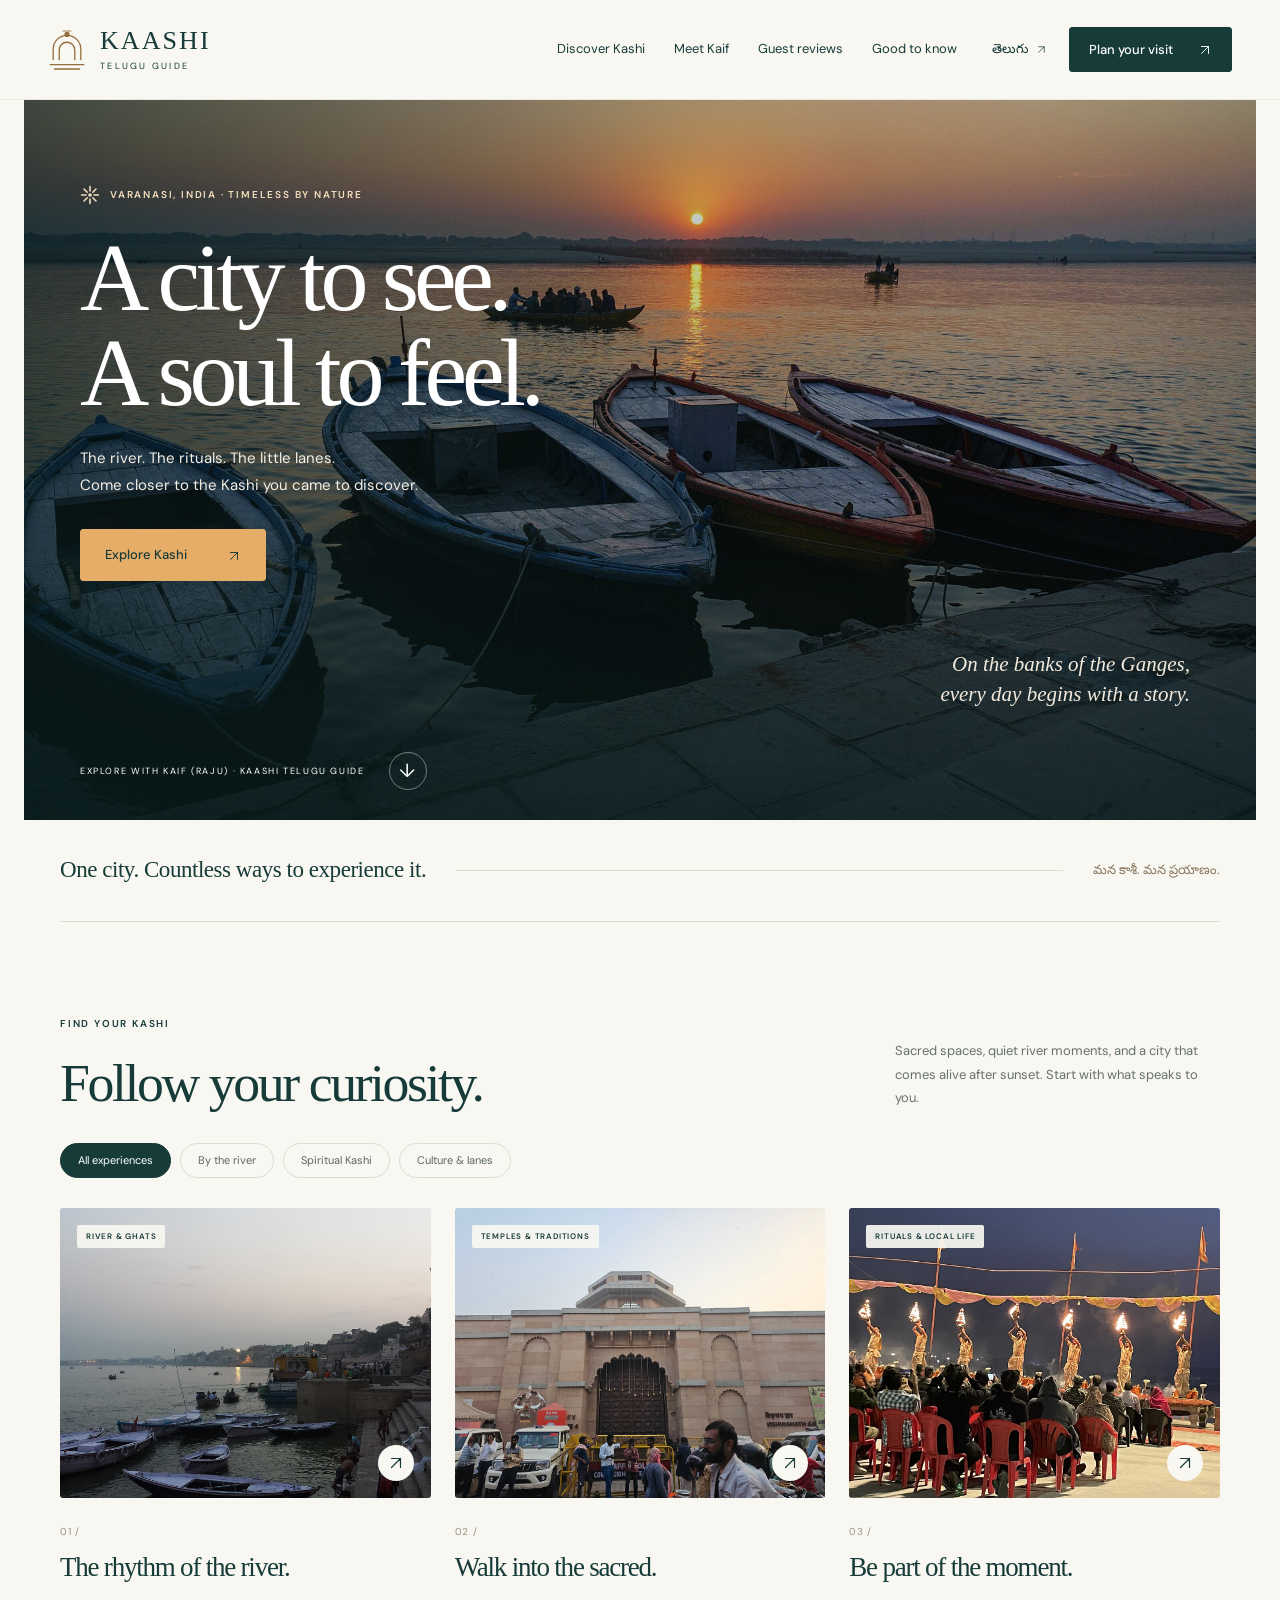
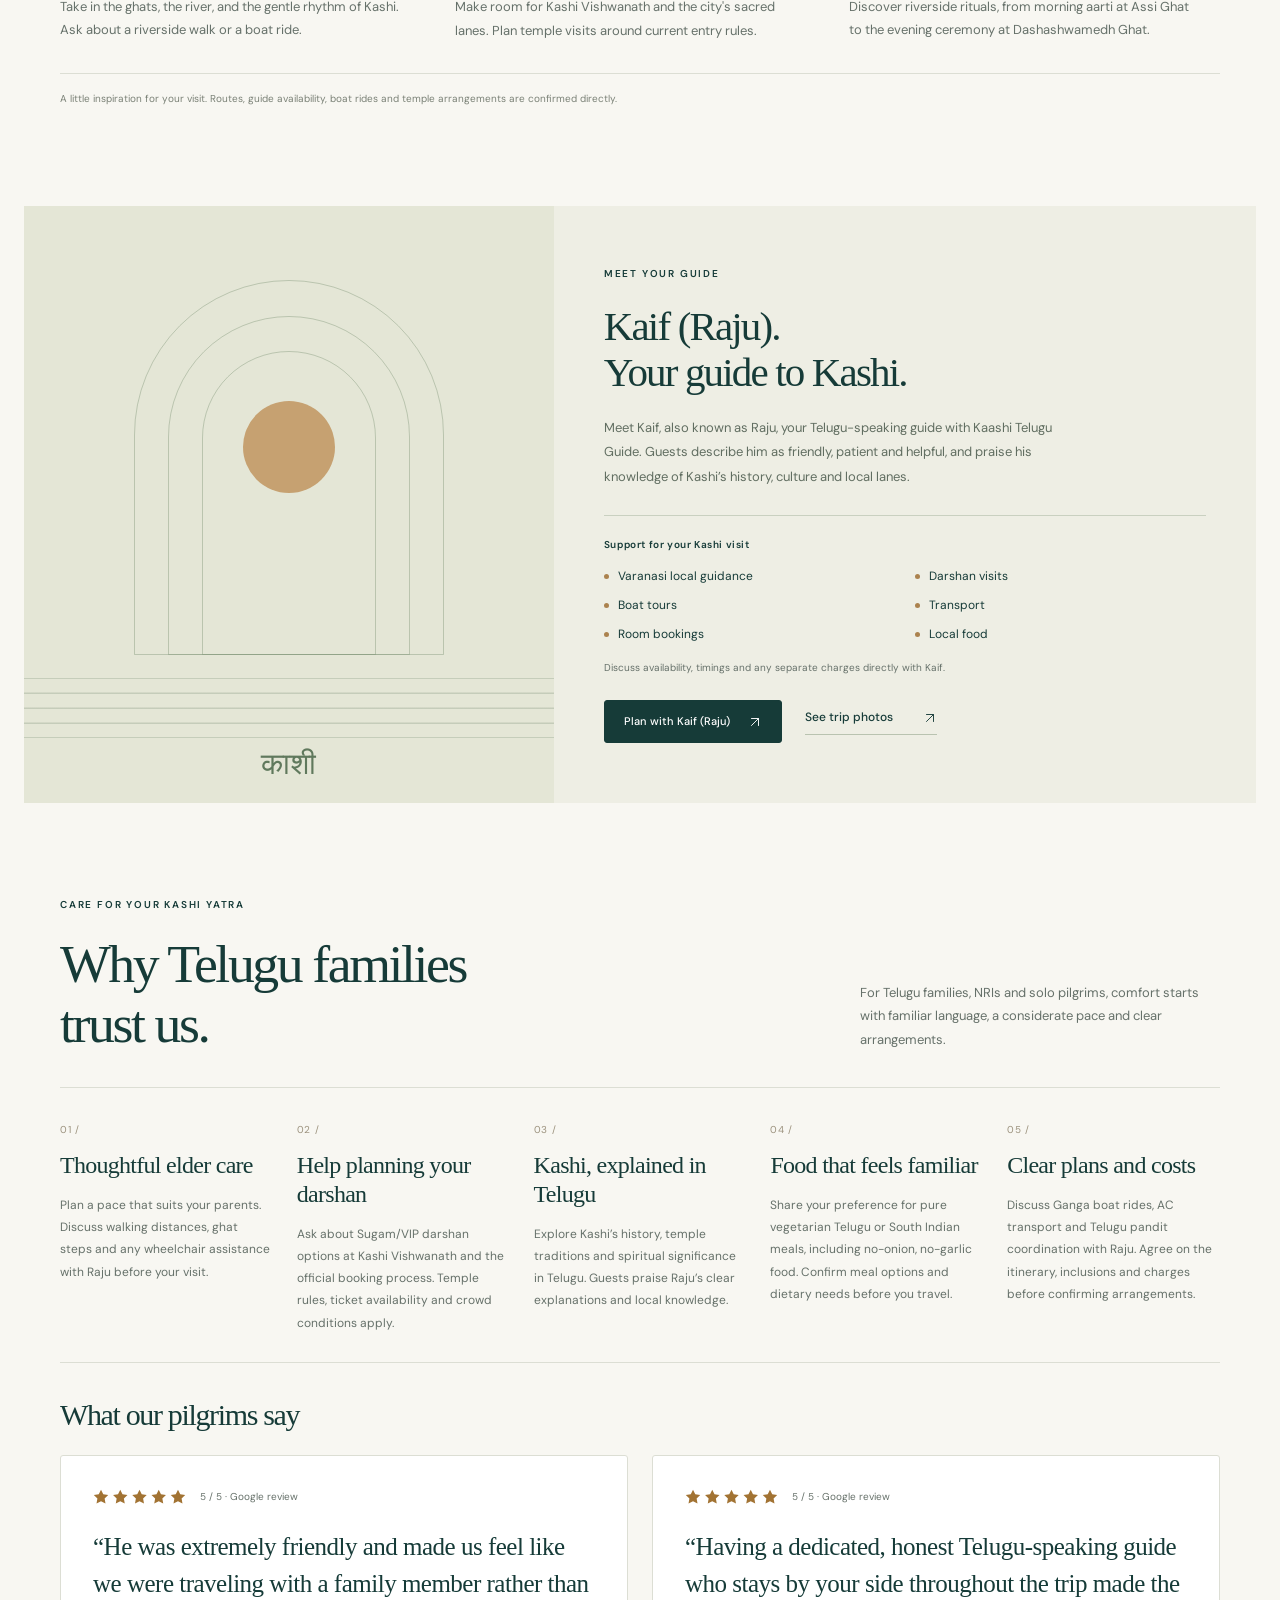
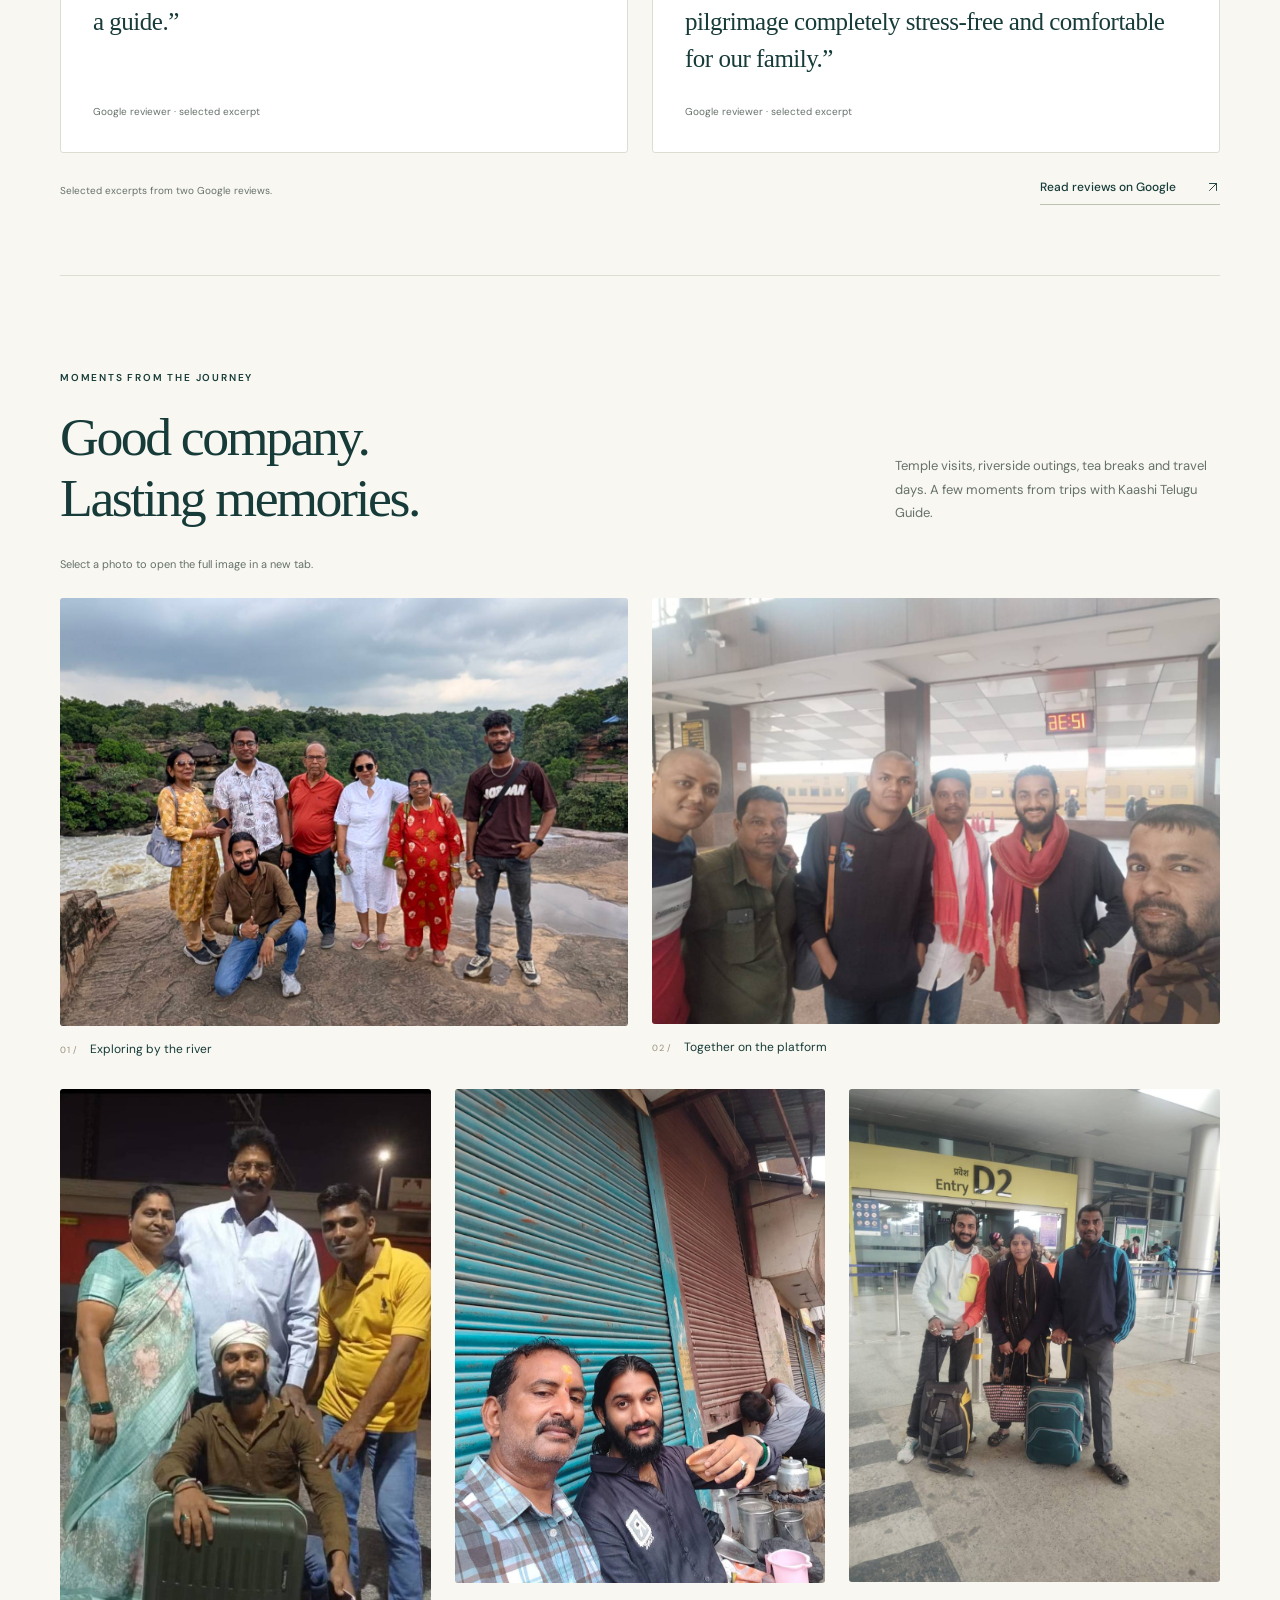
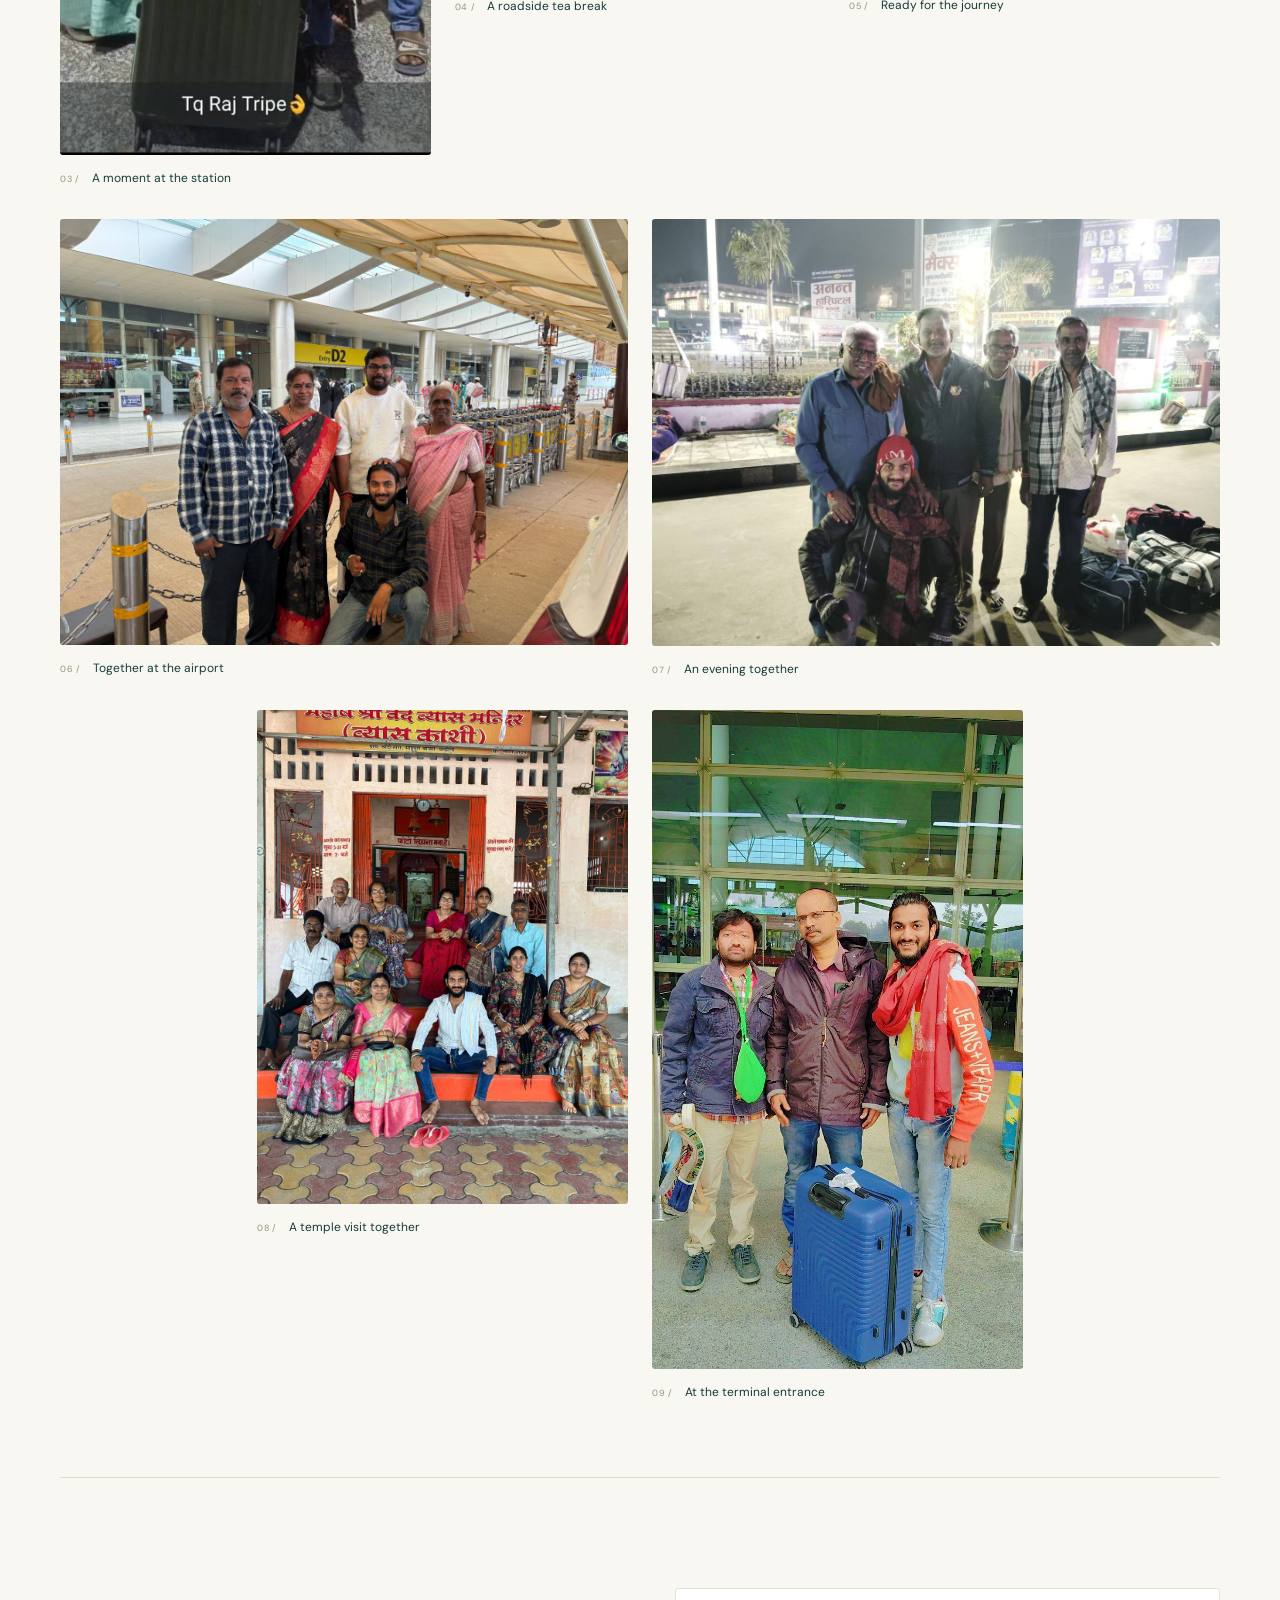
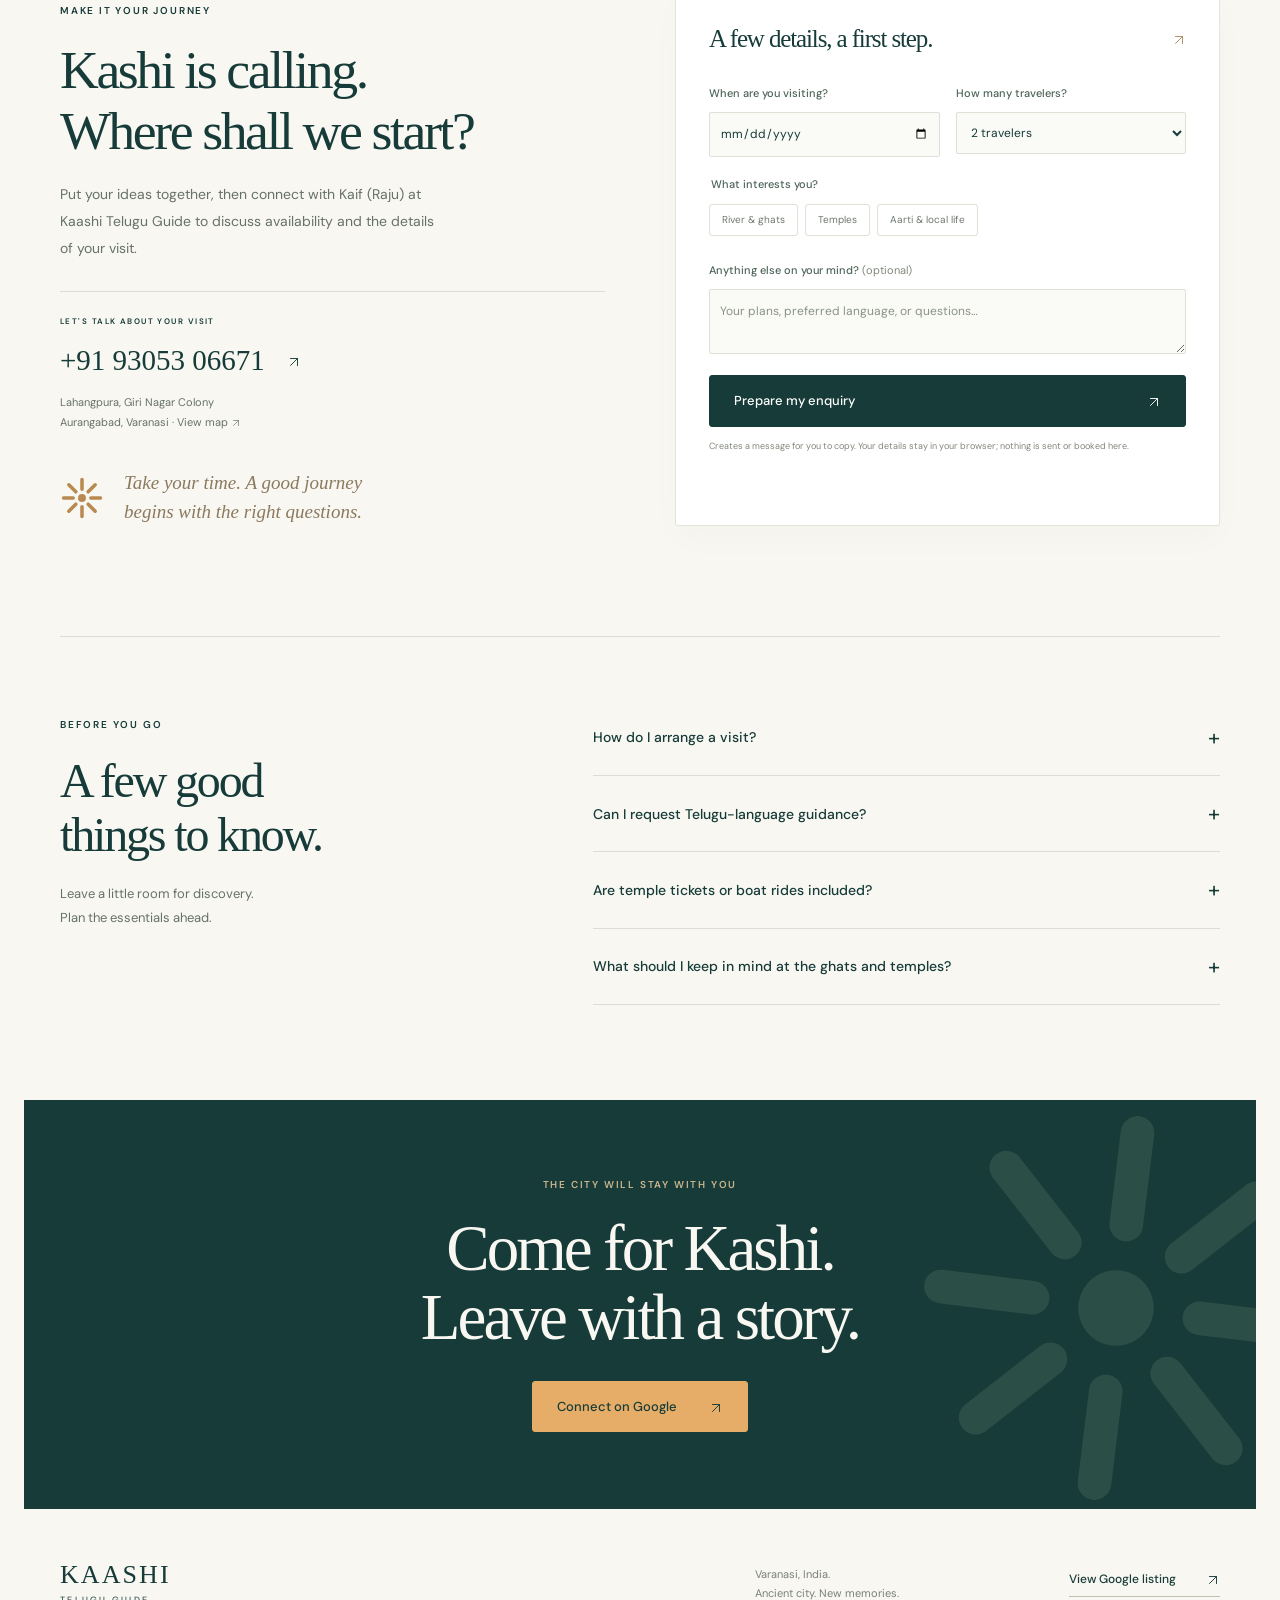
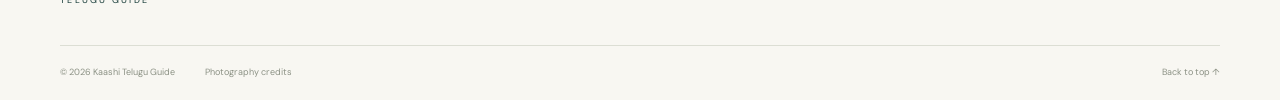
<file: index.html>
<!doctype html>
<html lang="en">
<head>
  <meta charset="utf-8">
  <meta name="viewport" content="width=device-width, initial-scale=1">
  <meta name="theme-color" content="#163b38">
  <meta name="description" content="Meet Kaif (Raju) at Kaashi Telugu Guide. Explore Varanasi’s ghats, temple lanes and Ganga aarti, and plan your visit.">
  <title>Kaashi Telugu Guide — Kaif (Raju), Varanasi</title>
  <meta property="og:type" content="website">
  <meta property="og:title" content="Kaashi Telugu Guide — Meet Kaif (Raju)">
  <meta property="og:description" content="The river. The rituals. The timeless city. Start planning your visit to Varanasi.">
  <link rel="icon" href="assets/favicon.svg" type="image/svg+xml">
  <link rel="preload" as="image" href="assets/varanasi-hero.jpg">
  <link rel="stylesheet" href="styles.css">
  <script type="application/ld+json">{"@context":"https://schema.org","@type":"TravelAgency","name":"Kaashi telugu guide","telephone":"+919305306671","address":{"@type":"PostalAddress","streetAddress":"Lahangpura, Giri Nagar Colony, Aurangabad","addressLocality":"Varanasi","addressRegion":"Uttar Pradesh","postalCode":"221010","addressCountry":"IN"},"geo":{"@type":"GeoCoordinates","latitude":25.3036473,"longitude":82.9850994},"sameAs":"https://share.google/xsclolIkkXBpQ6PhG"}</script>
  <script src="app.js" defer></script>
</head>
<body>
  <a class="skip-link" href="#main" data-i18n="skip">Skip to content</a>
  <header class="site-header">
    <div class="header-inner">
      <a class="brand" href="#" aria-label="Kaashi Telugu Guide home">
        <svg class="brand-symbol" viewBox="0 0 44 48" fill="none" aria-hidden="true"><path d="M6 36V23a16 16 0 0 1 32 0v13M13 36V24a9 9 0 0 1 18 0v12M2 41h40M7 46h30" stroke="currentColor" stroke-width="1.5"/><circle cx="22" cy="6" r="3" fill="currentColor"/><path d="M17 2h10" stroke="currentColor"/></svg>
        <span class="brand-name">KAASHI <span>TELUGU GUIDE</span></span>
      </a>
      <nav id="navigation" class="navigation" aria-label="Main navigation">
        <a href="#discover" data-i18n="navDiscover">Discover Kashi</a>
        <a href="#about" data-i18n="navAbout">Meet Kaif</a>
        <a href="#reviews" data-i18n="navReviews">Guest reviews</a>
        <a href="#questions" data-i18n="navFaq">Good to know</a>
      </nav>
      <div class="header-actions">
        <button id="language-toggle" class="language-toggle" type="button" aria-label="Switch to Telugu">తెలుగు <span aria-hidden="true"><svg class="arrow-icon" viewBox="0 0 24 24" fill="none" aria-hidden="true"><path d="M6 18 18 6M6 6h12v12" stroke="currentColor" stroke-width="1.6" stroke-linecap="round" stroke-linejoin="round"/></svg></span></button>
        <a class="button button-small" href="#plan" data-i18n="planVisit">Plan your visit <span aria-hidden="true"><svg class="arrow-icon" viewBox="0 0 24 24" fill="none" aria-hidden="true"><path d="M6 18 18 6M6 6h12v12" stroke="currentColor" stroke-width="1.6" stroke-linecap="round" stroke-linejoin="round"/></svg></span></a>
        <button id="menu-toggle" class="menu-toggle" type="button" aria-controls="navigation" aria-expanded="false" aria-label="Open menu"><span></span><span></span></button>
      </div>
    </div>
  </header>

  <main id="main">
    <section class="hero" aria-labelledby="hero-title">
      <img class="hero-image" src="assets/varanasi-hero.jpg" width="1800" height="1200" alt="Boats on the Ganges at sunrise in Varanasi" fetchpriority="high">
      <div class="hero-shade"></div>
      <div class="hero-content">
        <div class="eyebrow light"><span class="small-sun" aria-hidden="true"><svg class="sun-icon" viewBox="0 0 100 100" fill="none" aria-hidden="true"><circle cx="50" cy="50" r="9" fill="currentColor"/><path d="M50 8v22m0 40v22M8 50h22m40 0h22M20 20l16 16m28 28 16 16M20 80l16-16m28-28 16-16" stroke="currentColor" stroke-width="8" stroke-linecap="round"/></svg></span><span data-i18n="heroEyebrow">VARANASI, INDIA · TIMELESS BY NATURE</span></div>
        <h1 id="hero-title" data-i18n="heroTitle">A city to see.<br>A soul to feel.</h1>
        <p class="hero-copy" data-i18n="heroCopy">The river. The rituals. The little lanes.<br>Come closer to the Kashi you came to discover.</p>
        <a class="button button-saffron" href="#discover" data-i18n="explore">Explore Kashi <span aria-hidden="true"><svg class="arrow-icon" viewBox="0 0 24 24" fill="none" aria-hidden="true"><path d="M6 18 18 6M6 6h12v12" stroke="currentColor" stroke-width="1.6" stroke-linecap="round" stroke-linejoin="round"/></svg></span></a>
      </div>
      <div class="hero-bottom"><span data-i18n="heroBottom">EXPLORE WITH KAIF (RAJU) · KAASHI TELUGU GUIDE</span><a href="#discover" aria-label="Scroll to discover Kashi">↓</a></div>
      <div class="hero-caption" data-i18n="heroCaption">On the banks of the Ganges,<br>every day begins with a story.</div>
    </section>

    <div class="intro-strip"><p data-i18n="introStrip">One city. Countless ways to experience it.</p><span class="strip-line"></span><span class="telugu-note" lang="te">మన కాశీ. మన ప్రయాణం.</span></div>

    <section id="discover" class="section discover" aria-labelledby="discover-title">
      <div class="section-heading">
        <div><p class="eyebrow" data-i18n="discoverEyebrow">FIND YOUR KASHI</p><h2 id="discover-title" data-i18n="discoverTitle">Follow your curiosity.</h2></div>
        <p class="heading-copy" data-i18n="discoverCopy">Sacred spaces, quiet river moments, and a city that comes alive after sunset. Start with what speaks to you.</p>
      </div>
      <div class="filters" role="group" aria-label="Filter places by interest">
        <button class="filter active" type="button" data-filter="all" aria-pressed="true" data-i18n="filterAll">All experiences</button>
        <button class="filter" type="button" data-filter="river" aria-pressed="false" data-i18n="filterRiver">By the river</button>
        <button class="filter" type="button" data-filter="spiritual" aria-pressed="false" data-i18n="filterSpiritual">Spiritual Kashi</button>
        <button class="filter" type="button" data-filter="culture" aria-pressed="false" data-i18n="filterCulture">Culture & lanes</button>
      </div>
      <div class="experience-grid" id="experience-grid">
        <article class="experience-card" data-category="river"><a href="#plan" data-interest-link="river">
          <div class="card-image"><img src="assets/ghats.jpg" width="900" height="650" loading="lazy" alt="The Ganges river and Varanasi ghats at dusk"><span class="image-tag" data-i18n="riverTag">RIVER & GHATS</span><span class="card-arrow" aria-hidden="true"><svg class="arrow-icon" viewBox="0 0 24 24" fill="none" aria-hidden="true"><path d="M6 18 18 6M6 6h12v12" stroke="currentColor" stroke-width="1.6" stroke-linecap="round" stroke-linejoin="round"/></svg></span></div>
          <div class="card-content"><span class="card-number">01 /</span><h3 data-i18n="riverTitle">The rhythm of the river.</h3><p data-i18n="riverCopy">Take in the ghats, the river, and the gentle rhythm of Kashi. Ask about a riverside walk or a boat ride.</p></div>
        </a></article>
        <article class="experience-card" data-category="spiritual"><a href="#plan" data-interest-link="spiritual">
          <div class="card-image"><img src="assets/temple.jpg" width="1280" height="960" loading="lazy" alt="Gateway at Shri Kashi Vishwanath Temple"><span class="image-tag" data-i18n="spiritualTag">TEMPLES & TRADITIONS</span><span class="card-arrow" aria-hidden="true"><svg class="arrow-icon" viewBox="0 0 24 24" fill="none" aria-hidden="true"><path d="M6 18 18 6M6 6h12v12" stroke="currentColor" stroke-width="1.6" stroke-linecap="round" stroke-linejoin="round"/></svg></span></div>
          <div class="card-content"><span class="card-number">02 /</span><h3 data-i18n="spiritualTitle">Walk into the sacred.</h3><p data-i18n="spiritualCopy">Make room for Kashi Vishwanath and the city's sacred lanes. Plan temple visits around current entry rules.</p></div>
        </a></article>
        <article class="experience-card" data-category="culture"><a href="#plan" data-interest-link="culture">
          <div class="card-image"><img src="assets/aarti.jpg" width="1280" height="960" loading="lazy" alt="Morning Ganga aarti at Assi Ghat in Varanasi"><span class="image-tag" data-i18n="cultureTag">RITUALS & LOCAL LIFE</span><span class="card-arrow" aria-hidden="true"><svg class="arrow-icon" viewBox="0 0 24 24" fill="none" aria-hidden="true"><path d="M6 18 18 6M6 6h12v12" stroke="currentColor" stroke-width="1.6" stroke-linecap="round" stroke-linejoin="round"/></svg></span></div>
          <div class="card-content"><span class="card-number">03 /</span><h3 data-i18n="cultureTitle">Be part of the moment.</h3><p data-i18n="cultureCopy">Discover riverside rituals, from morning aarti at Assi Ghat to the evening ceremony at Dashashwamedh Ghat.</p></div>
        </a></article>
      </div>
      <p class="section-note" data-i18n="experienceNote">A little inspiration for your visit. Routes, guide availability, boat rides and temple arrangements are confirmed directly.</p>
    </section>

    <section id="about" class="journey-section" aria-labelledby="journey-title">
      <div class="journey-art" aria-hidden="true"><span class="arch arch-one"></span><span class="arch arch-two"></span><span class="arch arch-three"></span><span class="art-sun"></span><span class="art-river"></span><span class="art-caption">काशी</span></div>
      <div class="journey-content"><p class="eyebrow" data-i18n="aboutEyebrow">MEET YOUR GUIDE</p><h2 id="journey-title" data-i18n="aboutTitle">Kaif (Raju).<br>Your guide to Kashi.</h2><p class="journey-lead" data-i18n="aboutCopy">Meet Kaif, also known as Raju, your Telugu-speaking guide with Kaashi Telugu Guide. Guests describe him as friendly, patient and helpful, and praise his knowledge of Kashi’s history, culture and local lanes.</p>
        <p class="guide-services-heading" data-i18n="guideServicesHeading">Support for your Kashi visit</p>
        <ul class="guide-services"><li data-i18n="serviceGuidance">Varanasi local guidance</li><li data-i18n="serviceDarshan">Darshan visits</li><li data-i18n="serviceBoats">Boat tours</li><li data-i18n="serviceTransport">Transport</li><li data-i18n="serviceRooms">Room bookings</li><li data-i18n="serviceFood">Local food</li></ul>
        <p class="guide-service-note" data-i18n="guideServiceNote">Discuss availability, timings and any separate charges directly with Kaif.</p>
        <div class="guide-actions"><a class="button button-small" href="#plan" data-i18n="planWithKaif">Plan with Kaif (Raju) <span aria-hidden="true"><svg class="arrow-icon" viewBox="0 0 24 24" fill="none" aria-hidden="true"><path d="M6 18 18 6M6 6h12v12" stroke="currentColor" stroke-width="1.6" stroke-linecap="round" stroke-linejoin="round"/></svg></span></a>
        <a class="text-link" href="#photos" data-i18n="tripPhotosLink">See trip photos <span aria-hidden="true"><svg class="arrow-icon" viewBox="0 0 24 24" fill="none" aria-hidden="true"><path d="M6 18 18 6M6 6h12v12" stroke="currentColor" stroke-width="1.6" stroke-linecap="round" stroke-linejoin="round"/></svg></span></a>
        </div>
      </div>
    </section>

    <section id="reviews" class="section reviews-section" aria-labelledby="reviews-title">
      <div class="section-heading">
        <div><p class="eyebrow" data-i18n="reviewsEyebrow">CARE FOR YOUR KASHI YATRA</p><h2 id="reviews-title" data-i18n="reviewsTitle">Why Telugu families<br>trust us.</h2></div>
        <p class="heading-copy" data-i18n="reviewsIntro">For Telugu families, NRIs and solo pilgrims, comfort starts with familiar language, a considerate pace and clear arrangements.</p>
      </div>
      <div class="review-highlights">
        <article><span class="highlight-number" aria-hidden="true">01 /</span><h3 data-i18n="trustEldersTitle">Thoughtful elder care</h3><p data-i18n="trustEldersCopy">Plan a pace that suits your parents. Discuss walking distances, ghat steps and any wheelchair assistance with Raju before your visit.</p></article>
        <article><span class="highlight-number" aria-hidden="true">02 /</span><h3 data-i18n="trustDarshanTitle">Help planning your darshan</h3><p data-i18n="trustDarshanCopy">Ask about Sugam/VIP darshan options at Kashi Vishwanath and the official booking process. Temple rules, ticket availability and crowd conditions apply.</p></article>
        <article><span class="highlight-number" aria-hidden="true">03 /</span><h3 data-i18n="trustTeluguTitle">Kashi, explained in Telugu</h3><p data-i18n="trustTeluguCopy">Explore Kashi’s history, temple traditions and spiritual significance in Telugu. Guests praise Raju’s clear explanations and local knowledge.</p></article>
        <article><span class="highlight-number" aria-hidden="true">04 /</span><h3 data-i18n="trustFoodTitle">Food that feels familiar</h3><p data-i18n="trustFoodCopy">Share your preference for pure vegetarian Telugu or South Indian meals, including no-onion, no-garlic food. Confirm meal options and dietary needs before you travel.</p></article>
        <article><span class="highlight-number" aria-hidden="true">05 /</span><h3 data-i18n="trustPlansTitle">Clear plans and costs</h3><p data-i18n="trustPlansCopy">Discuss Ganga boat rides, AC transport and Telugu pandit coordination with Raju. Agree on the itinerary, inclusions and charges before confirming arrangements.</p></article>
      </div>
      <h3 class="review-quotes-title" data-i18n="pilgrimsSay">What our pilgrims say</h3>
      <div class="review-quotes">
        <figure class="review-quote">
          <div class="review-meta"><svg class="review-stars" viewBox="0 0 116 20" aria-hidden="true"><path d="m10 1 2.8 5.7 6.2.9-4.5 4.4 1.1 6.2L10 15.3l-5.6 2.9 1.1-6.2L1 7.6l6.2-.9Z"/><path transform="translate(24 0)" d="m10 1 2.8 5.7 6.2.9-4.5 4.4 1.1 6.2L10 15.3l-5.6 2.9 1.1-6.2L1 7.6l6.2-.9Z"/><path transform="translate(48 0)" d="m10 1 2.8 5.7 6.2.9-4.5 4.4 1.1 6.2L10 15.3l-5.6 2.9 1.1-6.2L1 7.6l6.2-.9Z"/><path transform="translate(72 0)" d="m10 1 2.8 5.7 6.2.9-4.5 4.4 1.1 6.2L10 15.3l-5.6 2.9 1.1-6.2L1 7.6l6.2-.9Z"/><path transform="translate(96 0)" d="m10 1 2.8 5.7 6.2.9-4.5 4.4 1.1 6.2L10 15.3l-5.6 2.9 1.1-6.2L1 7.6l6.2-.9Z"/></svg><span data-i18n="reviewScore">5 / 5 · Google review</span></div>
          <blockquote><p data-i18n="reviewQuoteOne">“He was extremely friendly and made us feel like we were traveling with a family member rather than a guide.”</p></blockquote>
          <figcaption data-i18n="reviewAttribution">Google reviewer · selected excerpt</figcaption>
        </figure>
        <figure class="review-quote">
          <div class="review-meta"><svg class="review-stars" viewBox="0 0 116 20" aria-hidden="true"><path d="m10 1 2.8 5.7 6.2.9-4.5 4.4 1.1 6.2L10 15.3l-5.6 2.9 1.1-6.2L1 7.6l6.2-.9Z"/><path transform="translate(24 0)" d="m10 1 2.8 5.7 6.2.9-4.5 4.4 1.1 6.2L10 15.3l-5.6 2.9 1.1-6.2L1 7.6l6.2-.9Z"/><path transform="translate(48 0)" d="m10 1 2.8 5.7 6.2.9-4.5 4.4 1.1 6.2L10 15.3l-5.6 2.9 1.1-6.2L1 7.6l6.2-.9Z"/><path transform="translate(72 0)" d="m10 1 2.8 5.7 6.2.9-4.5 4.4 1.1 6.2L10 15.3l-5.6 2.9 1.1-6.2L1 7.6l6.2-.9Z"/><path transform="translate(96 0)" d="m10 1 2.8 5.7 6.2.9-4.5 4.4 1.1 6.2L10 15.3l-5.6 2.9 1.1-6.2L1 7.6l6.2-.9Z"/></svg><span data-i18n="reviewScore">5 / 5 · Google review</span></div>
          <blockquote><p data-i18n="reviewQuoteTwo">“Having a dedicated, honest Telugu-speaking guide who stays by your side throughout the trip made the pilgrimage completely stress-free and comfortable for our family.”</p></blockquote>
          <figcaption data-i18n="reviewAttribution">Google reviewer · selected excerpt</figcaption>
        </figure>
      </div>
      <div class="reviews-footer"><p data-i18n="reviewsNote">Selected excerpts from two Google reviews.</p><a class="text-link" href="https://share.google/xsclolIkkXBpQ6PhG" target="_blank" rel="noopener noreferrer" data-i18n="readGoogleReviews">Read reviews on Google <svg class="arrow-icon" viewBox="0 0 24 24" fill="none" aria-hidden="true"><path d="M6 18 18 6M6 6h12v12" stroke="currentColor" stroke-width="1.6" stroke-linecap="round" stroke-linejoin="round"/></svg></a></div>
    </section>

    <section id="photos" class="section photo-section" aria-labelledby="photos-title">
      <div class="section-heading">
        <div><p class="eyebrow" data-i18n="photosEyebrow">MOMENTS FROM THE JOURNEY</p><h2 id="photos-title" data-i18n="photosTitle">Good company.<br>Lasting memories.</h2></div>
        <p class="heading-copy" data-i18n="photosIntro">Temple visits, riverside outings, tea breaks and travel days. A few moments from trips with Kaashi Telugu Guide.</p>
      </div>
      <p class="photo-hint" data-i18n="photosHint">Select a photo to open the full image in a new tab.</p>
      <div class="photo-grid">
        <figure class="trip-photo trip-photo-wide"><a href="assets/guest-riverside.jpg" target="_blank" rel="noopener noreferrer"><img src="assets/guest-riverside.jpg" width="1280" height="964" loading="lazy" decoding="async" alt="Seven people posing on a rocky riverbank, with trees and rushing water behind them" data-i18n-alt="photoRiverAlt"></a><figcaption><span class="photo-number" aria-hidden="true">01 /</span><span data-i18n="photoRiverCaption">Exploring by the river</span></figcaption></figure>
        <figure class="trip-photo trip-photo-wide"><a href="assets/guest-platform.jpg" target="_blank" rel="noopener noreferrer"><img src="assets/guest-platform.jpg" width="1280" height="960" loading="lazy" decoding="async" alt="Six people taking a group selfie on a railway platform" data-i18n-alt="photoPlatformAlt"></a><figcaption><span class="photo-number" aria-hidden="true">02 /</span><span data-i18n="photoPlatformCaption">Together on the platform</span></figcaption></figure>
        <figure class="trip-photo"><a href="assets/guest-station.jpg" target="_blank" rel="noopener noreferrer"><img src="assets/guest-station.jpg" width="712" height="1280" loading="lazy" decoding="async" alt="Four people posing with luggage beside a train at night" data-i18n-alt="photoStationAlt"></a><figcaption><span class="photo-number" aria-hidden="true">03 /</span><span data-i18n="photoStationCaption">A moment at the station</span></figcaption></figure>
        <figure class="trip-photo"><a href="assets/guest-tea.jpg" target="_blank" rel="noopener noreferrer"><img src="assets/guest-tea.jpg" width="961" height="1280" loading="lazy" decoding="async" alt="Two people taking a selfie beside a tea stall, with one holding a small clay cup" data-i18n-alt="photoTeaAlt"></a><figcaption><span class="photo-number" aria-hidden="true">04 /</span><span data-i18n="photoTeaCaption">A roadside tea break</span></figcaption></figure>
        <figure class="trip-photo"><a href="assets/guest-airport.jpg" target="_blank" rel="noopener noreferrer"><img src="assets/guest-airport.jpg" width="963" height="1280" loading="lazy" decoding="async" alt="Three people posing with luggage outside an airport entrance marked D2" data-i18n-alt="photoAirportAlt"></a><figcaption><span class="photo-number" aria-hidden="true">05 /</span><span data-i18n="photoAirportCaption">Ready for the journey</span></figcaption></figure>
        <figure class="trip-photo trip-photo-wide"><a href="assets/guest-airport-group.jpg" target="_blank" rel="noopener noreferrer"><img src="assets/guest-airport-group.jpg" width="1280" height="960" loading="lazy" decoding="async" alt="Five people posing outside an airport entrance near a row of luggage trolleys" data-i18n-alt="photoAirportGroupAlt"></a><figcaption><span class="photo-number" aria-hidden="true">06 /</span><span data-i18n="photoAirportGroupCaption">Together at the airport</span></figcaption></figure>
        <figure class="trip-photo trip-photo-wide"><a href="assets/guest-evening.jpg" target="_blank" rel="noopener noreferrer"><img src="assets/guest-evening.jpg" width="1280" height="963" loading="lazy" decoding="async" alt="Five people posing beside travel bags in a brightly lit outdoor area at night" data-i18n-alt="photoEveningAlt"></a><figcaption><span class="photo-number" aria-hidden="true">07 /</span><span data-i18n="photoEveningCaption">An evening together</span></figcaption></figure>
        <figure class="trip-photo trip-photo-pair-start"><a href="assets/guest-temple-visit.jpg" target="_blank" rel="noopener noreferrer"><img src="assets/guest-temple-visit.jpg" width="960" height="1280" loading="lazy" decoding="async" alt="A group posing together on the steps outside a temple entrance" data-i18n-alt="photoTempleVisitAlt"></a><figcaption><span class="photo-number" aria-hidden="true">08 /</span><span data-i18n="photoTempleVisitCaption">A temple visit together</span></figcaption></figure>
        <figure class="trip-photo trip-photo-pair-end"><a href="assets/guest-terminal.jpg" target="_blank" rel="noopener noreferrer"><img src="assets/guest-terminal.jpg" width="720" height="1280" loading="lazy" decoding="async" alt="Three people with a blue suitcase standing outside a glass terminal entrance" data-i18n-alt="photoTerminalAlt"></a><figcaption><span class="photo-number" aria-hidden="true">09 /</span><span data-i18n="photoTerminalCaption">At the terminal entrance</span></figcaption></figure>
      </div>
    </section>

    <section id="plan" class="section plan-section" aria-labelledby="plan-title">
      <div class="plan-intro"><p class="eyebrow" data-i18n="planEyebrow">MAKE IT YOUR JOURNEY</p><h2 id="plan-title" data-i18n="planTitle">Kashi is calling.<br>Where shall we start?</h2><p data-i18n="planCopy">Put your ideas together, then connect with Kaif (Raju) at Kaashi Telugu Guide to discuss availability and the details of your visit.</p><div class="contact-info"><span class="eyebrow" data-i18n="callLabel">LET'S TALK ABOUT YOUR VISIT</span><a class="contact-phone" href="tel:+919305306671">+91 93053 06671 <span aria-hidden="true"><svg class="arrow-icon" viewBox="0 0 24 24" fill="none" aria-hidden="true"><path d="M6 18 18 6M6 6h12v12" stroke="currentColor" stroke-width="1.6" stroke-linecap="round" stroke-linejoin="round"/></svg></span></a><a class="contact-location" href="https://www.google.com/maps/search/?api=1&query=Kaashi+telugu+guide%2C+Varanasi" target="_blank" rel="noopener noreferrer" data-i18n="location">Lahangpura, Giri Nagar Colony<br>Aurangabad, Varanasi · View map <svg class="arrow-icon" viewBox="0 0 24 24" fill="none" aria-hidden="true"><path d="M6 18 18 6M6 6h12v12" stroke="currentColor" stroke-width="1.6" stroke-linecap="round" stroke-linejoin="round"/></svg></a></div><div class="plan-detail"><span aria-hidden="true"><svg class="sun-icon" viewBox="0 0 100 100" fill="none" aria-hidden="true"><circle cx="50" cy="50" r="9" fill="currentColor"/><path d="M50 8v22m0 40v22M8 50h22m40 0h22M20 20l16 16m28 28 16 16M20 80l16-16m28-28 16-16" stroke="currentColor" stroke-width="8" stroke-linecap="round"/></svg></span><p data-i18n="planNote">Take your time. A good journey<br>begins with the right questions.</p></div></div>
      <div class="planner">
        <form id="visit-form">
          <div class="form-top"><h3 data-i18n="formTitle">A few details, a first step.</h3><span><svg class="arrow-icon" viewBox="0 0 24 24" fill="none" aria-hidden="true"><path d="M6 18 18 6M6 6h12v12" stroke="currentColor" stroke-width="1.6" stroke-linecap="round" stroke-linejoin="round"/></svg></span></div>
          <div class="field-row"><div class="field"><label for="visit-date" data-i18n="dateLabel">When are you visiting?</label><input id="visit-date" name="date" type="date"></div><div class="field"><label for="travelers" data-i18n="travelersLabel">How many travelers?</label><select id="travelers" name="travelers"><option value="1" data-i18n="travelerOne">1 traveler</option><option value="2" selected data-i18n="travelerTwo">2 travelers</option><option value="3–5" data-i18n="travelerSmall">3–5 travelers</option><option value="6+" data-i18n="travelerGroup">6+ travelers</option></select></div></div>
          <fieldset class="interest-options"><legend data-i18n="interestLabel">What interests you?</legend><label><input type="checkbox" name="interest" value="river"><span data-i18n="interestRiver">River & ghats</span></label><label><input type="checkbox" name="interest" value="spiritual"><span data-i18n="interestSpiritual">Temples</span></label><label><input type="checkbox" name="interest" value="culture"><span data-i18n="interestCulture">Aarti & local life</span></label></fieldset>
          <div class="field"><label for="visit-notes" data-i18n="notesLabel">Anything else on your mind? <span>(optional)</span></label><textarea id="visit-notes" name="notes" rows="2" maxlength="700" placeholder="Your plans, preferred language, or questions…" data-i18n-placeholder="notesPlaceholder"></textarea></div>
          <button class="button form-submit" type="submit" data-i18n="prepareEnquiry">Prepare my enquiry <span aria-hidden="true"><svg class="arrow-icon" viewBox="0 0 24 24" fill="none" aria-hidden="true"><path d="M6 18 18 6M6 6h12v12" stroke="currentColor" stroke-width="1.6" stroke-linecap="round" stroke-linejoin="round"/></svg></span></button>
          <p class="form-hint" data-i18n="formHint">Creates a message for you to copy. Your details stay in your browser; nothing is sent or booked here.</p>
        </form>
        <div id="enquiry-result" class="enquiry-result" hidden><p class="eyebrow" data-i18n="readyLabel">YOUR NEXT STEP</p><h3 data-i18n="readyTitle">Your enquiry is ready.</h3><p data-i18n="readyCopy">Keep this message handy when you contact the guide. Call to discuss your visit, or open the Google listing for more details.</p><textarea id="enquiry-message" rows="7" readonly aria-label="Your prepared enquiry"></textarea><div class="result-actions"><button class="button" id="copy-enquiry" type="button" data-i18n="copyMessage">Copy message</button><a class="button button-outline" href="tel:+919305306671" data-i18n="contactGuide">Call Kaif (Raju) <svg class="arrow-icon" viewBox="0 0 24 24" fill="none" aria-hidden="true"><path d="M6 18 18 6M6 6h12v12" stroke="currentColor" stroke-width="1.6" stroke-linecap="round" stroke-linejoin="round"/></svg></a></div><button class="text-link edit-enquiry" id="edit-enquiry" type="button" data-i18n="editDetails">Edit my details</button><p id="copy-status" class="copy-status" role="status"></p></div>
      </div>
    </section>

    <section id="questions" class="section faq-section" aria-labelledby="faq-title"><div><p class="eyebrow" data-i18n="faqEyebrow">BEFORE YOU GO</p><h2 id="faq-title" data-i18n="faqTitle">A few good<br>things to know.</h2><p class="faq-intro" data-i18n="faqIntro">Leave a little room for discovery.<br>Plan the essentials ahead.</p></div><div class="faq-list">
      <details><summary data-i18n="faqOne">How do I arrange a visit?</summary><p data-i18n="faqOneAnswer">Prepare an enquiry above, then open Kaashi Telugu Guide's Google listing to find the current contact options. Confirm dates, meeting point, route and fees directly with the guide.</p></details>
      <details><summary data-i18n="faqTwo">Can I request Telugu-language guidance?</summary><p data-i18n="faqTwoAnswer">Yes. Kaif (Raju) speaks Telugu, and guests highlight how this made communication easy. Share your preferred language and confirm his availability for your dates.</p></details>
      <details><summary data-i18n="faqThree">Are temple tickets or boat rides included?</summary><p data-i18n="faqThreeAnswer">The experiences on this page are ideas for your visit. Ask the guide about any entry fees, official booking requirements, boat charges and inclusions. Boat availability depends on river and weather conditions.</p></details>
      <details><summary data-i18n="faqFour">What should I keep in mind at the ghats and temples?</summary><p data-i18n="faqFourAnswer">Wear comfortable footwear, dress respectfully, and carry water. Follow local instructions and temple security rules. Ask before photographing people or rituals, and respect restrictions at cremation ghats.</p></details>
    </div></section>

    <section class="closing"><div class="closing-inner"><p class="eyebrow" data-i18n="closingEyebrow">THE CITY WILL STAY WITH YOU</p><h2 data-i18n="closingTitle">Come for Kashi.<br>Leave with a story.</h2><a class="button button-saffron" href="https://share.google/xsclolIkkXBpQ6PhG" target="_blank" rel="noopener noreferrer" data-i18n="connectGoogle">Connect on Google <span aria-hidden="true"><svg class="arrow-icon" viewBox="0 0 24 24" fill="none" aria-hidden="true"><path d="M6 18 18 6M6 6h12v12" stroke="currentColor" stroke-width="1.6" stroke-linecap="round" stroke-linejoin="round"/></svg></span></a></div><span class="closing-sun" aria-hidden="true"><svg class="sun-icon" viewBox="0 0 100 100" fill="none" aria-hidden="true"><circle cx="50" cy="50" r="9" fill="currentColor"/><path d="M50 8v22m0 40v22M8 50h22m40 0h22M20 20l16 16m28 28 16 16M20 80l16-16m28-28 16-16" stroke="currentColor" stroke-width="8" stroke-linecap="round"/></svg></span></section>
  </main>
  <footer class="site-footer"><div class="footer-main"><a class="brand" href="#"><span class="brand-name">KAASHI <span>TELUGU GUIDE</span></span></a><p data-i18n="footerNote">Varanasi, India.<br>Ancient city. New memories.</p><a class="text-link" href="https://share.google/xsclolIkkXBpQ6PhG" target="_blank" rel="noopener noreferrer" data-i18n="viewListing">View Google listing <svg class="arrow-icon" viewBox="0 0 24 24" fill="none" aria-hidden="true"><path d="M6 18 18 6M6 6h12v12" stroke="currentColor" stroke-width="1.6" stroke-linecap="round" stroke-linejoin="round"/></svg></a></div><div class="footer-bottom"><span>© <span id="year">2026</span> Kaashi Telugu Guide</span><a href="credits.html" data-i18n="photoCredits">Photography credits</a><a href="#" data-i18n="backTop">Back to top ↑</a></div></footer>
</body>
</html>
</file>
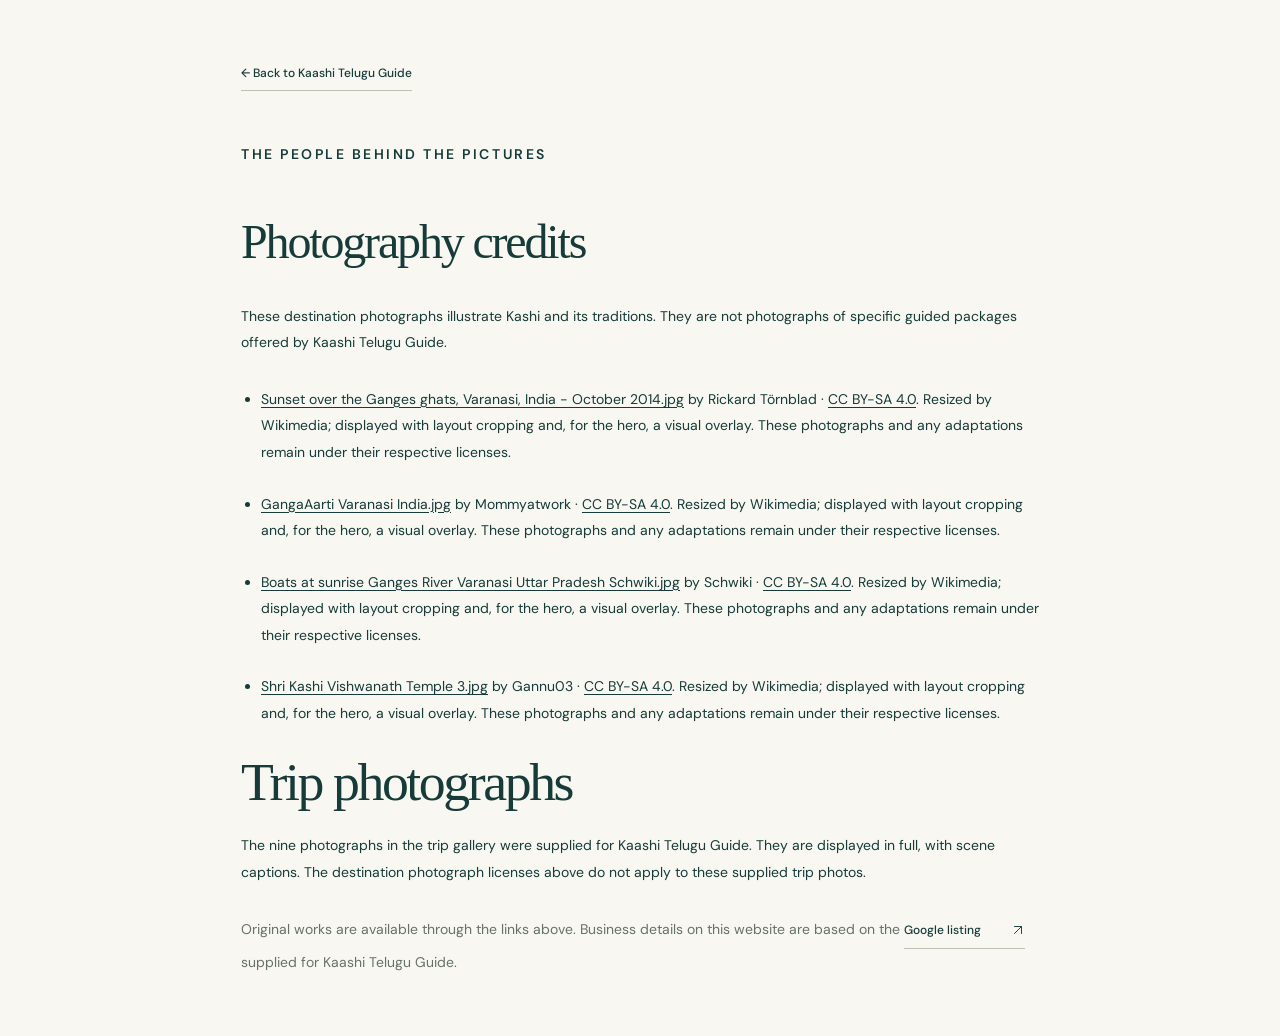
<file: credits.html>
<!doctype html><html lang="en"><head><meta charset="utf-8"><meta name="viewport" content="width=device-width,initial-scale=1"><meta name="robots" content="noindex"><title>Photography credits — Kaashi Telugu Guide</title><link rel="icon" href="assets/favicon.svg" type="image/svg+xml"><link rel="stylesheet" href="styles.css"><style>.credits{max-width:850px;margin:60px auto;padding:0 26px}.credits h1{font-size:48px;line-height:1.2;margin-top:45px}.credits p,.credits li{font-size:14px;line-height:1.9}.credits ul{padding-left:20px;margin-top:30px}.credits li{margin-bottom:25px}.credits li a{text-decoration:underline;text-underline-offset:3px}.credits .note{margin-top:30px;color:var(--muted)}</style></head><body><main class="credits"><a class="text-link" href="./">← Back to Kaashi Telugu Guide</a><p class="eyebrow" style="margin-top:50px">THE PEOPLE BEHIND THE PICTURES</p><h1>Photography credits</h1><p>These destination photographs illustrate Kashi and its traditions. They are not photographs of specific guided packages offered by Kaashi Telugu Guide.</p><ul><li><a href="https://commons.wikimedia.org/wiki/File:Sunset_over_the_Ganges_ghats,_Varanasi,_India_-_October_2014.jpg" target="_blank" rel="noopener noreferrer">Sunset over the Ganges ghats, Varanasi, India - October 2014.jpg</a> by Rickard Törnblad · <a href="https://creativecommons.org/licenses/by-sa/4.0" target="_blank" rel="noopener noreferrer">CC BY-SA 4.0</a>. Resized by Wikimedia; displayed with layout cropping and, for the hero, a visual overlay. These photographs and any adaptations remain under their respective licenses.</li><li><a href="https://commons.wikimedia.org/wiki/File:GangaAarti_Varanasi_India.jpg" target="_blank" rel="noopener noreferrer">GangaAarti Varanasi India.jpg</a> by Mommyatwork · <a href="https://creativecommons.org/licenses/by-sa/4.0" target="_blank" rel="noopener noreferrer">CC BY-SA 4.0</a>. Resized by Wikimedia; displayed with layout cropping and, for the hero, a visual overlay. These photographs and any adaptations remain under their respective licenses.</li><li><a href="https://commons.wikimedia.org/wiki/File:Boats_at_sunrise_Ganges_River_Varanasi_Uttar_Pradesh_Schwiki.jpg" target="_blank" rel="noopener noreferrer">Boats at sunrise Ganges River Varanasi Uttar Pradesh Schwiki.jpg</a> by Schwiki · <a href="https://creativecommons.org/licenses/by-sa/4.0" target="_blank" rel="noopener noreferrer">CC BY-SA 4.0</a>. Resized by Wikimedia; displayed with layout cropping and, for the hero, a visual overlay. These photographs and any adaptations remain under their respective licenses.</li><li><a href="https://commons.wikimedia.org/wiki/File:Shri_Kashi_Vishwanath_Temple_3.jpg" target="_blank" rel="noopener noreferrer">Shri Kashi Vishwanath Temple 3.jpg</a> by Gannu03 · <a href="https://creativecommons.org/licenses/by-sa/4.0" target="_blank" rel="noopener noreferrer">CC BY-SA 4.0</a>. Resized by Wikimedia; displayed with layout cropping and, for the hero, a visual overlay. These photographs and any adaptations remain under their respective licenses.</li></ul><h2>Trip photographs</h2><p>The nine photographs in the trip gallery were supplied for Kaashi Telugu Guide. They are displayed in full, with scene captions. The destination photograph licenses above do not apply to these supplied trip photos.</p><p class="note">Original works are available through the links above. Business details on this website are based on the <a class="text-link" href="https://share.google/xsclolIkkXBpQ6PhG" target="_blank" rel="noopener noreferrer">Google listing <svg class="arrow-icon" viewBox="0 0 24 24" fill="none" aria-hidden="true"><path d="M6 18 18 6M6 6h12v12" stroke="currentColor" stroke-width="1.6" stroke-linecap="round" stroke-linejoin="round"/></svg></a> supplied for Kaashi Telugu Guide.</p></main></body></html>
</file>
<file: styles.css>
@import url('https://fonts.googleapis.com/css2?family=DM+Sans:wght@400;500;600;700&family=Noto+Sans+Telugu:wght@400;500;600;700&display=swap');
:root{--ink:#163b38;--muted:#66716a;--paper:#f8f7f2;--white:#fff;--line:#dcded4;--saffron:#e6ad68;--serif:Georgia,'Times New Roman',serif;--sans:'DM Sans','Noto Sans Telugu',sans-serif;--radius:3px}
*{box-sizing:border-box}html{scroll-behavior:smooth;scroll-padding-top:105px}body{margin:0;background:var(--paper);color:var(--ink);font-family:var(--sans);font-size:15px;line-height:1.6}a{color:inherit;text-decoration:none}button,input,select,textarea{font:inherit}button,a,input,select,textarea,summary{-webkit-tap-highlight-color:transparent}button{cursor:pointer}img{max-width:100%;display:block}button:focus-visible,a:focus-visible,input:focus-visible,select:focus-visible,textarea:focus-visible,summary:focus-visible{outline:3px solid #bb7935;outline-offset:5px}h1,h2,h3,p{margin-top:0}h1,h2,h3{font-weight:400}h1,h2,h3{font-family:var(--serif);letter-spacing:-.045em}h2{font-size:clamp(38px,4.2vw,59px);line-height:1.13;margin-bottom:20px}h3{font-size:27px;line-height:1.2}p{margin-bottom:0}svg{display:block}section[id]{scroll-margin-top:28px}[hidden]{display:none!important}.skip-link{position:fixed;top:-100px;left:20px;z-index:30;background:var(--ink);color:white;padding:12px 20px}.skip-link:focus{top:10px}.site-header{background:var(--paper);position:sticky;top:0;z-index:20;border-bottom:1px solid #e9e8df}.header-inner{height:99px;max-width:1392px;padding:0 48px;margin:auto;display:flex;align-items:center;justify-content:space-between;gap:35px}.brand{display:flex;align-items:center;gap:14px;flex-shrink:0}.brand-symbol{width:38px;height:44px;color:#966d3e}.brand-name{font-family:var(--serif);font-size:26px;letter-spacing:.08em;line-height:1}.brand-name span{display:block;font-family:var(--sans);font-size:9px;letter-spacing:.25em;margin-top:8px}.navigation{display:flex;gap:29px;margin-left:auto;font-size:13px}.navigation a:hover,.text-link:hover{color:#926638}.header-actions{display:flex;gap:22px;align-items:center}.language-toggle{border:0;background:transparent;font-size:13px;padding:8px 0;color:var(--ink)}.language-toggle span{padding-left:4px}.button{display:inline-flex;justify-content:center;align-items:center;gap:32px;background:var(--ink);color:white;padding:15px 24px;border:1px solid var(--ink);border-radius:var(--radius);font-size:13px;font-weight:500;line-height:1.5;transition:background .2s,transform .2s}.button:hover{background:#27564e;transform:translateY(-2px)}.button-small{padding:12px 19px;gap:25px}.button-saffron{background:var(--saffron);color:#163b38;border-color:var(--saffron)}.button-saffron:hover{background:#f1c591}.button-outline{background:transparent;color:var(--ink)}.button-outline:hover{background:#e8ede5}.menu-toggle{display:none}.hero{height:min(720px,calc(100svh - 135px));min-height:570px;position:relative;margin:0 24px;overflow:hidden;color:white;background:#3f534e}.hero-image{height:100%;width:100%;object-fit:cover;object-position:center 56%}.hero-shade{position:absolute;inset:0;background:linear-gradient(90deg,rgba(8,29,28,.58),rgba(8,29,28,.06) 82%),linear-gradient(0deg,rgba(8,29,28,.58),transparent 45%)}.hero-content{position:absolute;left:max(56px,calc((100% - 1200px)/2));top:85px;max-width:720px}.eyebrow{font-size:10px;font-weight:600;letter-spacing:.18em;margin-bottom:21px;display:flex;align-items:center;gap:10px;text-transform:uppercase}.eyebrow.light{color:#f4dfbe}.small-sun{font-size:20px;line-height:1}.hero h1{font-size:clamp(65px,7.5vw,104px);line-height:.99;margin:25px 0;letter-spacing:-.055em}.hero-copy{font-size:15px;line-height:1.8;color:#f5f0e5;margin-bottom:30px}.hero-content .button{padding:15px 24px;gap:40px}.hero-bottom{position:absolute;bottom:30px;left:max(56px,calc((100% - 1200px)/2));right:max(56px,calc((100% - 1200px)/2));display:flex;align-items:center;gap:20px;font-size:9px;letter-spacing:.18em}.hero-bottom a{border:1px solid #ffffff65;border-radius:50%;height:38px;width:38px;display:grid;place-items:center;font-size:19px;margin-left:4px}.hero-caption{position:absolute;right:66px;bottom:111px;font-family:var(--serif);font-style:italic;font-size:21px;line-height:1.4;text-align:right;color:#f2eadc}.intro-strip{max-width:1248px;padding:32px 0;margin:auto;display:flex;align-items:center;gap:30px;border-bottom:1px solid var(--line)}.intro-strip p{font-family:var(--serif);font-size:23px;letter-spacing:-.02em;flex-shrink:0}.strip-line{height:1px;background:var(--line);flex:1}.telugu-note{font-size:13px;color:#8a7860;flex-shrink:0}.section{max-width:1248px;margin:auto;padding:94px 0}.section-heading{display:flex;justify-content:space-between;gap:65px;align-items:flex-end;margin-bottom:28px}.section-heading h2{margin-bottom:0}.heading-copy{max-width:325px;font-size:13px;color:var(--muted);line-height:1.8;padding-bottom:4px}.filters{display:flex;gap:9px;margin:29px 0 30px;flex-wrap:wrap}.filter{border:1px solid var(--line);padding:8px 17px;border-radius:30px;background:transparent;color:#5c665f;font-size:11px}.filter.active,.filter:hover{background:var(--ink);border-color:var(--ink);color:white}.experience-grid{display:grid;grid-template-columns:repeat(3,1fr);gap:24px}.experience-card{min-width:0}.card-image{position:relative;overflow:hidden;border-radius:var(--radius);background:#e5e4d9;aspect-ratio:1.28}.card-image img{width:100%;height:100%;object-fit:cover;transition:transform .5s}.experience-card a:hover img{transform:scale(1.045)}.image-tag{position:absolute;left:17px;top:17px;background:#f8f7f2ed;color:var(--ink);border-radius:2px;padding:5px 9px;font-size:8px;letter-spacing:.1em;font-weight:600}.card-arrow{position:absolute;right:17px;bottom:17px;display:grid;place-items:center;background:var(--paper);width:36px;height:36px;border-radius:50%;font-size:21px}.card-content{padding:20px 0 0}.card-number{color:#9b917d;font-size:10px;letter-spacing:.07em}.card-content h3{margin:9px 0 12px;font-size:27px}.card-content p{font-size:13px;color:var(--muted);max-width:345px;line-height:1.8}.section-note{font-size:10px;color:#7a8176;margin-top:31px;border-top:1px solid var(--line);padding-top:17px}.journey-section{max-width:1392px;margin:5px auto 0;display:grid;grid-template-columns:43% 57%;background:#eeeee4;min-height:485px;overflow:hidden}.journey-art{position:relative;overflow:hidden;background:#e4e6d6}.arch{position:absolute;left:50%;top:74px;transform:translateX(-50%);border:1px solid #7c917366;border-radius:180px 180px 0 0;width:310px;height:375px}.arch-two{width:242px;top:110px;height:339px}.arch-three{width:174px;top:145px;height:304px}.art-sun{position:absolute;top:195px;left:50%;transform:translateX(-50%);height:92px;width:92px;border-radius:50%;background:#c6a171}.art-river{height:60px;position:absolute;left:0;right:0;bottom:65px;border-top:1px solid #86998055;border-bottom:1px solid #86998055;background:repeating-linear-gradient(180deg,transparent 0 13px,#86998055 14px 15px)}.art-caption{position:absolute;bottom:15px;left:50%;transform:translateX(-50%);font-family:var(--serif);font-size:30px;color:#60795d}.journey-content{padding:68px 68px 54px}.journey-content h2{font-size:45px}.journey-lead{color:#616e61;font-size:13px;line-height:1.9;max-width:460px}.journey-points{display:grid;grid-template-columns:repeat(3,1fr);gap:16px;border-top:1px solid #c9d0c0;margin-top:30px;padding-top:22px}.journey-points span{font-size:10px;color:#8a8e7b}.journey-points p{font-size:11px;line-height:1.7;margin-top:7px}.text-link{font-size:12px;display:inline-flex;align-items:center;gap:30px;border-bottom:1px solid #b9c3b0;padding:0 0 7px;font-weight:500;background:transparent;color:var(--ink);border-left:0;border-right:0;border-top:0}.journey-content .text-link{margin-top:29px}.plan-section{display:grid;grid-template-columns:1fr 1fr;gap:105px;padding-top:110px;padding-bottom:110px}.plan-intro{padding-top:15px}.plan-intro p:not(.eyebrow){color:var(--muted);font-size:14px;line-height:1.9;max-width:380px}.plan-detail{display:flex;align-items:center;gap:20px;margin-top:36px}.plan-detail>span{font-size:44px;color:#b98a50}.plan-detail p{font-family:var(--serif);font-style:italic;font-size:19px!important;line-height:1.5!important;color:#8c795e!important}.planner{background:white;padding:33px;border:1px solid #e2e5d8;border-radius:var(--radius);box-shadow:0 14px 35px #213a2805}.form-top{display:flex;align-items:center;justify-content:space-between;margin-bottom:24px}.form-top h3{font-size:25px;margin-bottom:0}.form-top>span{font-size:21px;color:#a88962}.field-row{display:grid;grid-template-columns:1fr 1fr;gap:16px}.field{margin-bottom:19px}label,legend{font-size:11px;font-weight:500;color:#4d6458}label span{font-weight:400;color:#80887d}input[type=date],select,textarea{display:block;width:100%;background:#fafbf7;color:var(--ink);border:1px solid #dce2d5;border-radius:2px;margin-top:8px;font-size:12px;padding:11px 10px;min-width:0}input[type=date]{min-height:43px}textarea{resize:vertical;line-height:1.7}textarea::placeholder{color:#8a9286}.interest-options{border:0;padding:0;margin:0 0 21px;display:flex;gap:7px;flex-wrap:wrap}.interest-options legend{margin-bottom:11px}.interest-options label{position:relative;cursor:pointer}.interest-options input{position:absolute;opacity:0;width:1px;height:1px}.interest-options span{border:1px solid #dce2d5;display:block;border-radius:3px;padding:7px 12px;font-size:10px;color:#6e796d}.interest-options input:checked+span{background:#e6eee2;border-color:#759369;color:var(--ink)}.interest-options input:focus-visible+span{outline:3px solid #bb7935;outline-offset:3px}.form-submit{width:100%;justify-content:space-between;margin-top:2px}.form-hint{font-size:9px;color:#80877c;line-height:1.65;margin-top:12px}.enquiry-result h3{font-size:32px;margin-bottom:15px}.enquiry-result>p:not(.eyebrow){font-size:12px;line-height:1.8;color:var(--muted)}.enquiry-result textarea{margin:20px 0}.result-actions{display:flex;gap:10px;flex-wrap:wrap}.result-actions .button{font-size:11px;padding:12px 16px;flex:1}.edit-enquiry{margin-top:18px}.copy-status{min-height:20px;margin-top:10px;font-size:11px!important}.faq-section{display:grid;grid-template-columns:1fr 1.4fr;gap:125px;border-top:1px solid var(--line);padding-top:80px;padding-bottom:95px}.faq-section h2{font-size:48px}.faq-intro{font-size:13px;color:var(--muted);line-height:1.8}.faq-list{padding-top:3px}.faq-list details{border-bottom:1px solid var(--line);padding:20px 0}.faq-list details:first-child{padding-top:0}.faq-list summary{list-style:none;font-size:14px;font-weight:500;cursor:pointer;display:flex;justify-content:space-between;gap:20px;align-items:center}.faq-list summary::-webkit-details-marker{display:none}.faq-list summary:after{content:'+';font-size:22px;font-weight:400}.faq-list details[open] summary:after{content:'−'}.faq-list details p{font-size:12px;line-height:1.9;margin:16px 30px 0 0;color:var(--muted)}.closing{background:var(--ink);color:var(--paper);position:relative;overflow:hidden;padding:77px 48px;text-align:center;margin:0 24px}.closing .eyebrow{justify-content:center;color:#cbb68e}.closing h2{font-size:65px;line-height:1.07;margin-bottom:28px}.closing-inner{position:relative;z-index:1}.closing-sun{position:absolute;font-size:420px;line-height:1;right:-70px;top:-2px;color:#416256;opacity:.5;transform:rotate(7deg)}.site-footer{padding:53px 0 20px;max-width:1248px;margin:auto}.footer-main{display:flex;align-items:center;justify-content:space-between;padding-bottom:40px}.footer-main p{font-size:11px;color:#798273;margin-left:auto;margin-right:170px;line-height:1.7}.footer-bottom{padding-top:19px;border-top:1px solid var(--line);display:flex;font-size:9px;color:#8b9184;gap:30px}.footer-bottom a:last-child{margin-left:auto}.footer-bottom a:hover{color:var(--ink)}html[lang=te] h1,html[lang=te] h2,html[lang=te] h3{font-family:'Noto Sans Telugu',sans-serif;letter-spacing:-.015em;line-height:1.45}html[lang=te] .hero h1{font-size:65px}html[lang=te] h2{font-size:38px}html[lang=te] h3{font-size:22px}html[lang=te] .eyebrow{letter-spacing:.04em}html[lang=te] .hero-copy{line-height:1.9}html[lang=te] .card-content h3{font-size:22px}
@media(min-width:1600px){.hero{height:740px}.hero-content{top:100px}}
@media(max-width:1344px){.section,.intro-strip,.site-footer{margin-left:60px;margin-right:60px}.journey-section{margin-left:24px;margin-right:24px}.plan-section{gap:70px}.journey-content{padding:60px 50px}.journey-content h2{font-size:41px}.faq-section{gap:85px}}
@media(max-width:1100px){.header-inner{padding:0 32px;gap:25px}.navigation{gap:18px;font-size:11px}.header-actions{gap:15px}.brand-name{font-size:23px}.button-small{padding:10px 12px;gap:15px;font-size:11px}.section,.intro-strip,.site-footer{margin-left:48px;margin-right:48px}.hero-content{left:48px}.hero-bottom{left:48px}.card-content h3{font-size:24px}.plan-section{gap:45px}.journey-content{padding:52px 35px}.journey-content h2{font-size:36px}.arch{width:270px}.arch-two{width:205px}.arch-three{width:140px}.faq-section{gap:60px}.footer-main p{margin-right:70px}.planner{padding:27px}html[lang=te] .navigation{display:none}}
@media(max-width:800px){.header-inner{height:84px;padding:0 24px}.brand-symbol{width:32px;height:38px}.brand-name{font-size:22px}.brand-name span{font-size:8px}.header-actions>.button{display:none}.menu-toggle{display:flex;flex-direction:column;gap:6px;border:0;background:transparent;padding:10px 0 10px 8px;color:var(--ink)}.menu-toggle span{display:block;height:1px;width:24px;background:currentColor}.navigation{display:none;position:absolute;top:84px;left:0;right:0;padding:25px;background:var(--paper);border-bottom:1px solid var(--line);font-size:14px;box-shadow:0 10px 20px #183b3808}.navigation.open,html[lang=te] .navigation.open{display:flex;flex-direction:column;gap:19px}.hero{margin:0 14px;height:640px;min-height:0}.hero-content{top:84px;left:33px;right:25px}.hero h1{font-size:78px}.hero-bottom{left:33px;right:33px;font-size:8px;letter-spacing:.1em}.hero-caption{right:33px;bottom:110px;font-size:18px}.section,.intro-strip,.site-footer{margin-left:34px;margin-right:34px}.intro-strip{gap:15px;padding:27px 0}.intro-strip p{font-size:20px}.telugu-note{font-size:10px}.section{padding:70px 0}.section-heading{gap:28px;align-items:start}.heading-copy{max-width:235px;font-size:12px}.section-heading h2{font-size:43px}.experience-grid{gap:17px}.card-image{aspect-ratio:.93}.card-content h3{font-size:23px}.image-tag{left:11px;top:11px;font-size:7px;padding:5px 7px}.card-content p{font-size:11px}.journey-section{margin:5px 14px 0;grid-template-columns:35% 65%;min-height:430px}.journey-content{padding:43px 30px}.journey-content h2{font-size:33px}.journey-lead{font-size:12px}.journey-points{gap:10px}.journey-points p{font-size:10px}.arch{width:195px;top:58px;height:345px}.arch-two{width:148px;top:88px;height:315px}.arch-three{width:99px;top:118px;height:285px}.art-sun{width:60px;height:60px;top:190px}.art-river{bottom:57px}.plan-section{gap:35px}.plan-intro h2{font-size:42px}.plan-intro p:not(.eyebrow){font-size:12px}.planner{padding:25px 20px}.field-row{grid-template-columns:1fr;gap:0}.interest-options{gap:5px}.interest-options span{padding:7px 8px;font-size:9px}.form-top h3{font-size:23px}.faq-section{gap:38px;grid-template-columns:1fr 1.3fr}.faq-section h2{font-size:39px}.faq-list summary{font-size:12px}.closing{margin:0 14px;padding:65px 30px}.closing h2{font-size:58px}.footer-main p{margin-right:45px}html[lang=te] .hero h1{font-size:54px}html[lang=te] h2{font-size:30px}html[lang=te] .card-content h3{font-size:18px}}
@media(max-width:600px){.header-inner{height:78px;padding:0 20px;gap:15px}.navigation{top:78px}.header-actions{gap:16px}.language-toggle{font-size:11px}.brand{gap:10px}.hero{height:610px;margin:0 10px}.hero-image{object-position:60% center}.hero-shade{background:linear-gradient(90deg,#08201b70,#08201b15),linear-gradient(0deg,#08201ba6,transparent 80%)}.hero-content{left:25px;top:83px;right:18px}.hero h1{font-size:65px;margin-top:25px;margin-bottom:26px;line-height:1.05}.hero .eyebrow{font-size:8px;letter-spacing:.11em;gap:7px}.hero-copy{font-size:13px;margin-bottom:29px}.hero-content .button{font-size:12px;padding:14px 20px}.hero-caption{right:25px;bottom:94px;font-size:16px}.hero-bottom{left:25px;right:25px;bottom:22px;justify-content:space-between;font-size:7px;max-width:calc(100% - 50px);gap:15px}.hero-bottom span{max-width:210px}.hero-bottom a{flex-shrink:0;height:32px;width:32px;margin:0}.section,.intro-strip,.site-footer{margin-left:25px;margin-right:25px}.intro-strip{padding:22px 0;display:block}.intro-strip p{font-size:20px;margin-bottom:5px}.strip-line{display:none}.telugu-note{font-size:10px}.section{padding:58px 0}.section-heading{display:block;margin-bottom:22px}.section-heading h2{font-size:41px}.eyebrow{font-size:9px;margin-bottom:16px}.heading-copy{margin-top:20px;max-width:100%;font-size:12px}.filters{gap:7px;margin:25px 0}.filter{font-size:10px;padding:8px 12px}.experience-grid{grid-template-columns:1fr;gap:30px}.card-image{aspect-ratio:1.35}.card-content{padding-top:14px}.card-content h3{font-size:28px;margin:6px 0 10px}.card-content p{font-size:13px;max-width:100%}.card-arrow{width:40px;height:40px}.image-tag{left:15px;top:15px;font-size:8px}.section-note{font-size:10px;margin-top:24px}.journey-section{margin:0 10px;grid-template-columns:1fr}.journey-art{height:220px;grid-row:2}.arch{width:205px;height:215px;top:25px}.arch-two{width:160px;top:50px;height:190px}.arch-three{width:115px;top:75px;height:165px}.art-sun{top:111px;width:55px;height:55px}.art-river{bottom:15px;height:35px}.art-caption{left:35px;bottom:15px;transform:none;font-size:26px}.journey-content{padding:42px 25px}.journey-content h2{font-size:36px}.journey-lead{font-size:13px}.journey-points{gap:12px;margin-top:25px}.journey-points p{font-size:10px}.plan-section{grid-template-columns:1fr;gap:32px}.plan-intro{padding-top:0}.plan-intro h2{font-size:43px}.plan-intro p:not(.eyebrow){font-size:13px}.plan-detail{display:none}.planner{padding:25px 21px}.field-row{grid-template-columns:1fr 1fr;gap:12px}.form-top h3{font-size:25px}.interest-options span{font-size:10px;padding:8px 10px}.faq-section{grid-template-columns:1fr;gap:33px;padding-top:48px}.faq-section h2{font-size:41px}.faq-intro{font-size:12px}.faq-list summary{font-size:13px}.faq-list details p{font-size:12px}.closing{margin:0 10px;padding:57px 23px}.closing h2{font-size:51px}.closing .eyebrow{font-size:8px}.closing-sun{font-size:280px;right:-115px;top:80px}.closing .button{font-size:12px}.site-footer{padding-top:38px}.footer-main{flex-wrap:wrap;gap:24px;padding-bottom:28px}.footer-main .brand{width:100%}.footer-main p{margin:0 auto 0 0;font-size:10px}.footer-main .text-link{font-size:10px;gap:5px}.footer-bottom{gap:13px;font-size:8px;flex-wrap:wrap}.footer-bottom a:last-child{margin-left:0}.footer-bottom span{width:100%;margin-bottom:2px}html[lang=te] .hero h1{font-size:43px;line-height:1.6}html[lang=te] .hero-copy{font-size:12px}html[lang=te] .hero-caption{font-size:12px}html[lang=te] h2{font-size:31px}html[lang=te] .card-content h3{font-size:25px}html[lang=te] .form-top h3{font-size:20px}html[lang=te] .hero-bottom{font-size:6px}}
.arrow-icon{display:inline-block;width:14px;height:14px;flex-shrink:0;vertical-align:middle}.card-arrow .arrow-icon{width:18px;height:18px}.sun-icon{width:1em;height:1em;display:block}.language-toggle .arrow-icon{margin-left:4px;width:11px;height:11px}.contact-location .arrow-icon{width:10px;height:10px}.contact-info{margin-top:30px;border-top:1px solid var(--line);padding-top:23px}.contact-info .eyebrow{font-size:8px;margin-bottom:9px}.contact-phone{font-family:var(--serif);font-size:29px;display:flex;align-items:center;gap:22px}.contact-phone span{font-size:21px}.contact-location{display:block;font-size:11px;color:var(--muted);line-height:1.8;margin-top:10px}.contact-phone:hover,.contact-location:hover{color:#926638}
@media(min-width:801px) and (max-width:1100px){.header-actions>.button{display:none}.menu-toggle{display:flex;flex-direction:column;gap:6px;border:0;background:transparent;padding:10px 0 10px 8px;color:var(--ink)}.menu-toggle span{display:block;height:1px;width:24px;background:currentColor}.navigation{display:none;position:absolute;top:99px;left:0;right:0;padding:25px 32px;background:var(--paper);border-bottom:1px solid var(--line);font-size:14px;box-shadow:0 10px 20px #183b3808}.navigation.open,html[lang=te] .navigation.open{display:flex;flex-direction:column;gap:19px}}
@media(max-width:360px){.hero h1{font-size:57px}html[lang=te] .hero h1{font-size:32px;line-height:1.65}html[lang=te] .hero-content{top:65px}.hero-caption{font-size:14px}.hero-bottom{font-size:6px}.field-row{grid-template-columns:1fr;gap:0}}
.guide-services-heading{font-size:10px;font-weight:600;letter-spacing:.06em;margin-top:25px;padding-top:21px;border-top:1px solid #c9d0c0}.guide-services{list-style:none;padding:0;margin:14px 0 15px;display:grid;grid-template-columns:repeat(2,minmax(0,1fr));gap:10px 20px}.guide-services li{font-size:12px;display:flex;align-items:baseline;gap:9px}.guide-services li::before{content:'';width:5px;height:5px;flex-shrink:0;background:#ab824e;border-radius:50%;align-self:center}.guide-service-note{font-size:10px;line-height:1.8;color:var(--muted)}.guide-actions{display:flex;align-items:center;gap:23px;flex-wrap:wrap;margin-top:23px}.guide-actions .text-link{margin-top:0}.guide-actions .button{font-size:11px;gap:18px}html[lang=te] .guide-services li{font-size:11px}html[lang=te] .guide-services-heading{letter-spacing:0}@media(max-width:800px){.guide-services{gap:10px 14px}.guide-services li{font-size:11px}.guide-actions{gap:17px}.guide-actions .button{font-size:10px}}@media(max-width:360px){.guide-services{grid-template-columns:1fr}.guide-actions{align-items:flex-start;flex-direction:column}}
.reviews-section{padding-bottom:70px}.reviews-section .heading-copy{max-width:360px}.review-highlights{display:grid;grid-template-columns:repeat(4,minmax(0,1fr));gap:30px;border-top:1px solid var(--line);border-bottom:1px solid var(--line);padding:28px 0;margin:32px 0}.highlight-number{font-size:10px;color:#9b917d;letter-spacing:.07em}.review-highlights h3{font-size:24px;line-height:1.2;margin:11px 0 14px;letter-spacing:-.03em}.review-highlights p{font-size:12px;line-height:1.85;color:var(--muted)}.review-quotes{display:grid;grid-template-columns:repeat(2,minmax(0,1fr));gap:24px}.review-quote{margin:0;background:#fff;border:1px solid var(--line);border-radius:var(--radius);padding:32px;display:flex;flex-direction:column}.review-meta{display:flex;align-items:center;gap:14px;flex-wrap:wrap}.review-stars{width:93px;height:18px;fill:#a27333;flex-shrink:0}.review-meta span{font-size:10px;color:var(--muted)}.review-quote blockquote{margin:22px 0 26px;flex:1}.review-quote blockquote p{font-family:var(--serif);font-size:25px;line-height:1.5;letter-spacing:-.02em}.review-quote figcaption{font-size:10px;color:var(--muted)}.reviews-footer{display:flex;justify-content:space-between;align-items:center;gap:25px;margin-top:25px}.reviews-footer p{font-size:10px;color:var(--muted)}.reviews-section+.plan-section{border-top:1px solid var(--line);padding-top:80px}html[lang=te] .review-highlights h3{font-size:20px;line-height:1.6}html[lang=te] .review-quote blockquote p{font-family:'Noto Sans Telugu',sans-serif;font-size:19px;line-height:1.9;letter-spacing:0}@media(max-width:1000px){.review-highlights{grid-template-columns:repeat(2,minmax(0,1fr));gap:26px 35px}.review-quote{padding:25px}.review-quote blockquote p{font-size:23px}.reviews-section .heading-copy{max-width:280px}}@media(max-width:600px){.reviews-section{padding-bottom:55px}.reviews-section .heading-copy{max-width:none}.review-highlights{gap:26px 20px;padding:24px 0}.review-highlights h3{font-size:23px}.review-quotes{grid-template-columns:1fr;gap:17px}.review-quote{padding:25px}.review-quote blockquote p{font-size:24px}.reviews-footer{flex-direction:column;align-items:flex-start;gap:15px}.reviews-footer .text-link{font-size:11px}.reviews-section+.plan-section{padding-top:58px}html[lang=te] .review-highlights h3{font-size:18px}html[lang=te] .review-quote blockquote p{font-size:18px}}@media(max-width:360px){.review-highlights{grid-template-columns:1fr}.review-quote{padding:22px}.review-meta{gap:10px}}
.photo-section{padding-bottom:75px}.photo-hint{font-size:11px;color:var(--muted);margin:0 0 24px}.photo-grid{display:grid;grid-template-columns:repeat(6,minmax(0,1fr));gap:30px 24px;align-items:start}.trip-photo{grid-column:span 2;margin:0;min-width:0}.trip-photo-wide{grid-column:span 3}.trip-photo a{display:block;border-radius:var(--radius);background:#eeeee4;overflow:hidden}.trip-photo img{width:100%;height:auto;display:block;transition:filter .2s}.trip-photo a:hover img{filter:brightness(1.05)}.trip-photo figcaption{display:flex;gap:12px;align-items:baseline;padding-top:13px;font-size:12px;line-height:1.7}.photo-number{font-size:9px;letter-spacing:.07em;color:#9b917d;flex-shrink:0}.photo-section+.reviews-section{border-top:1px solid var(--line)}html[lang=te] .trip-photo figcaption{font-size:11px}@media(max-width:800px){.photo-grid{gap:25px 18px}.trip-photo figcaption{font-size:11px;gap:8px}}@media(max-width:600px){.photo-section{padding-bottom:55px}.photo-grid{grid-template-columns:1fr;gap:28px}.trip-photo,.trip-photo-wide{grid-column:auto}.trip-photo figcaption{font-size:12px}.photo-hint{font-size:10px}}
.trip-photo-pair-start{grid-column:2/span 2}.trip-photo-pair-end{grid-column:4/span 2}@media(max-width:600px){.trip-photo-pair-start,.trip-photo-pair-end{grid-column:auto}}
.review-highlights{grid-template-columns:repeat(5,minmax(0,1fr));gap:24px}.review-quotes-title{font-size:30px;margin:34px 0 22px}.reviews-section+.photo-section,.photo-section+.plan-section{border-top:1px solid var(--line)}html[lang=te] .review-quotes-title{font-size:23px;line-height:1.7}@media(max-width:1100px){.review-highlights{grid-template-columns:repeat(2,minmax(0,1fr));gap:28px 35px}.review-highlights article:last-child{grid-column:1/-1}}@media(max-width:600px){.review-highlights{grid-template-columns:1fr;gap:25px}.review-highlights article+article{border-top:1px solid var(--line);padding-top:22px}.review-quotes-title{font-size:28px}}
@media(prefers-reduced-motion:reduce){html{scroll-behavior:auto}*,*::before,*::after{transition:none!important}}
</file>
